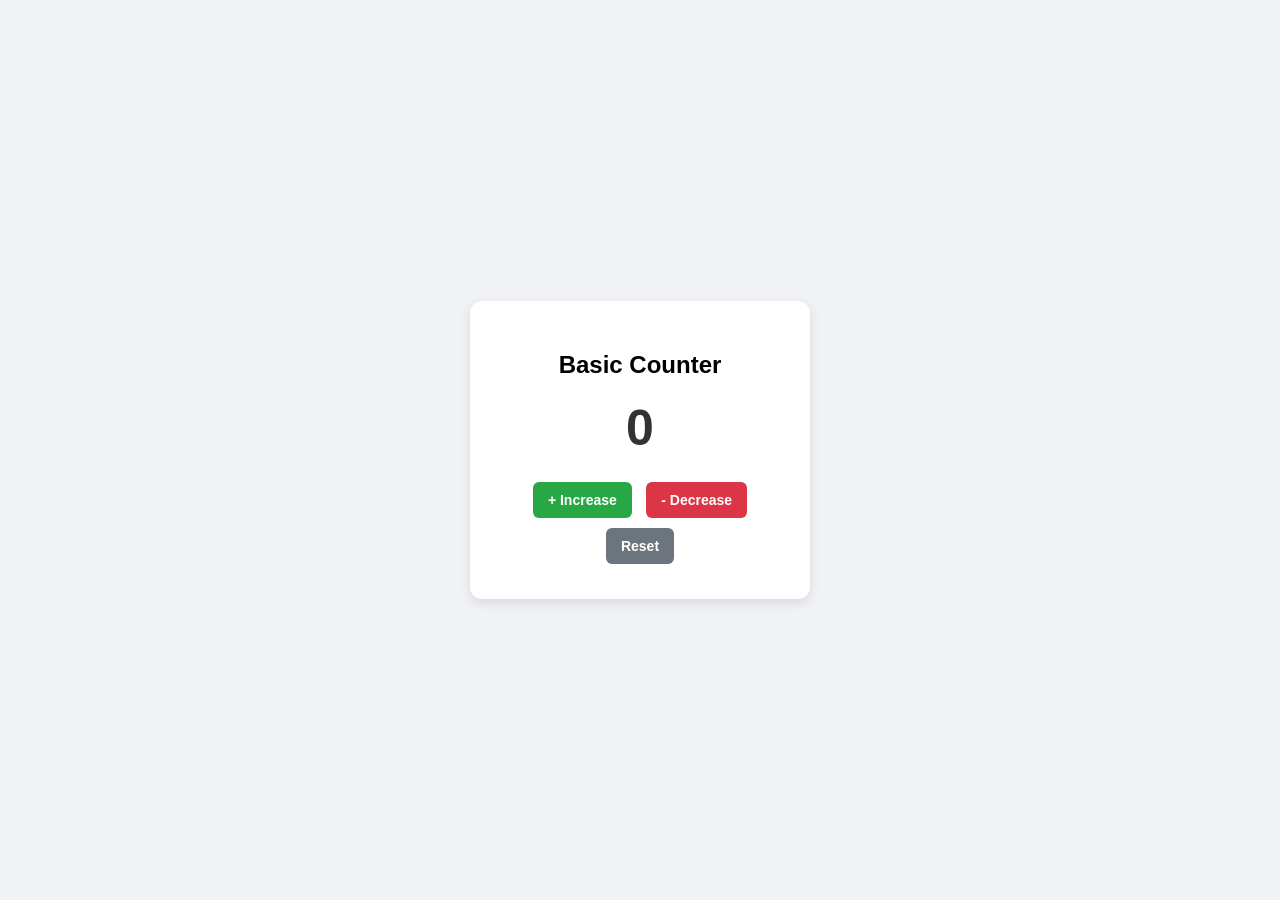
<file: project3/index.html>
<!DOCTYPE html>
<html lang="en">
    <head>
        <meta charset="UTF-8">
        <title>Basic Counter</title>
        <link rel="stylesheet" href="style.css">
    </head>
    <body>

        <div class="card">
            <h2>Basic Counter</h2>
            <h1 id="count-val">0</h1>

            <div class="button-group">
                <button id="inc-btn">+ Increase</button>
                <button id="dec-btn">- Decrease</button>
                <button id="reset-btn">Reset</button>
            </div>
        </div>
        <script src="script.js"></script>
    </body>
</html>
</file>
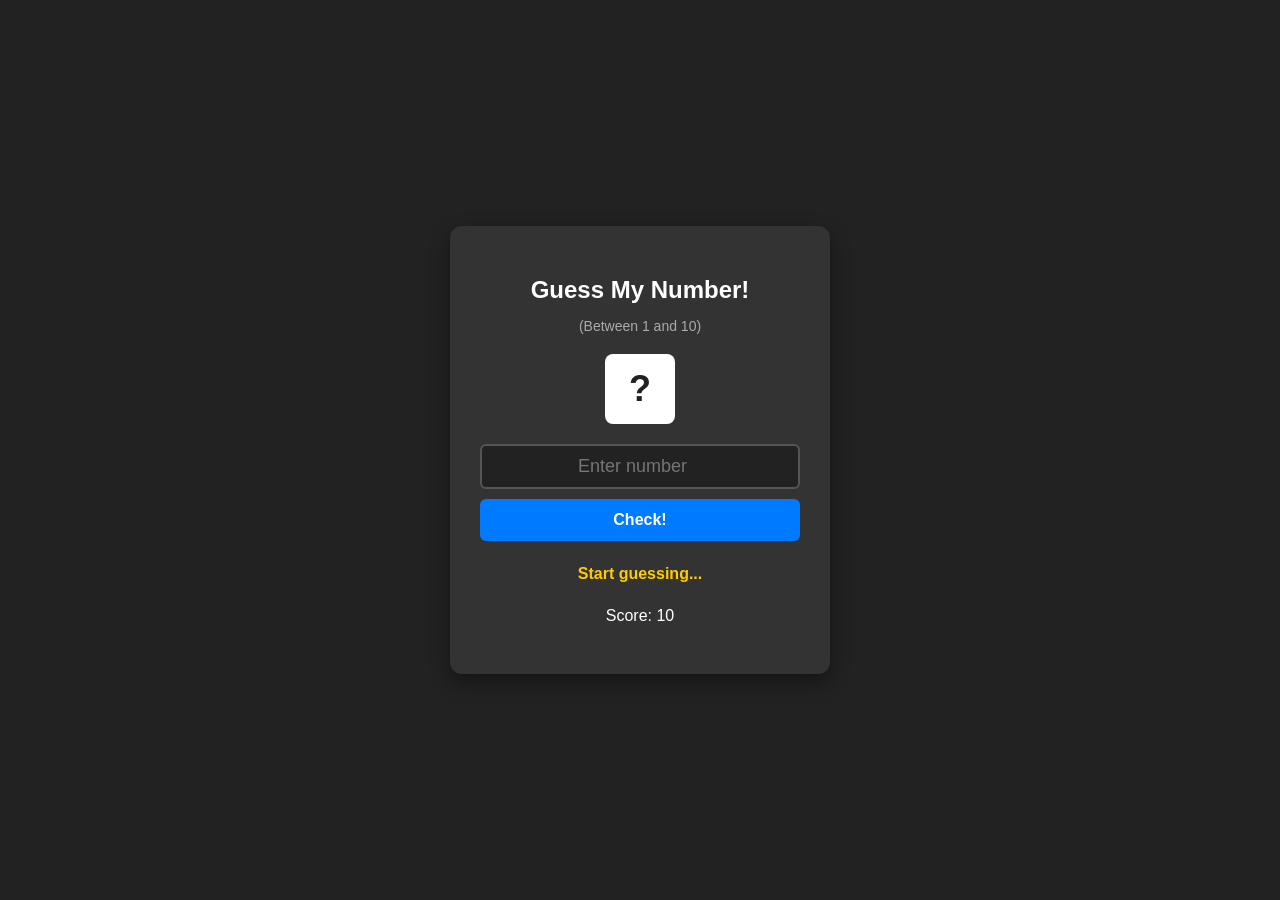
<file: Project4/index.html>
<!DOCTYPE html>
<html lang="en">
    <head>
        <meta charset="UTF-8">
        <meta name="viewport" content="width=device-width, initial-scale=1.0">
        <title>Guess My Number!</title>
        <link rel="stylesheet" href="style.css">
    </head>
    <body>

        <div class="game-container">

            <h1>Guess My Number!</h1>
            <p class="subtitle">(Between 1 and 10)</p>

            <!-- Secret Number Box -->
            <div id="number-box" class="number">?</div>

            <div class="input-section">
                <!-- User Input -->
                <input type="number" id="guess-input" placeholder="Enter number"
                    min="1" max="20">

                <!-- Check Button -->
                <button id="check-btn">Check!</button>
            </div>

            <div class="status-section">
                <!-- Message Output (Too High, Too Low, Correct, etc.) -->
                <p id="message">Start guessing...</p>

                <!-- Score Display -->
                <p>Score: <span id="score">10</span></p>
            </div>
        </div>
        <script src="script.js"></script>
    </body>
</html>
</file>
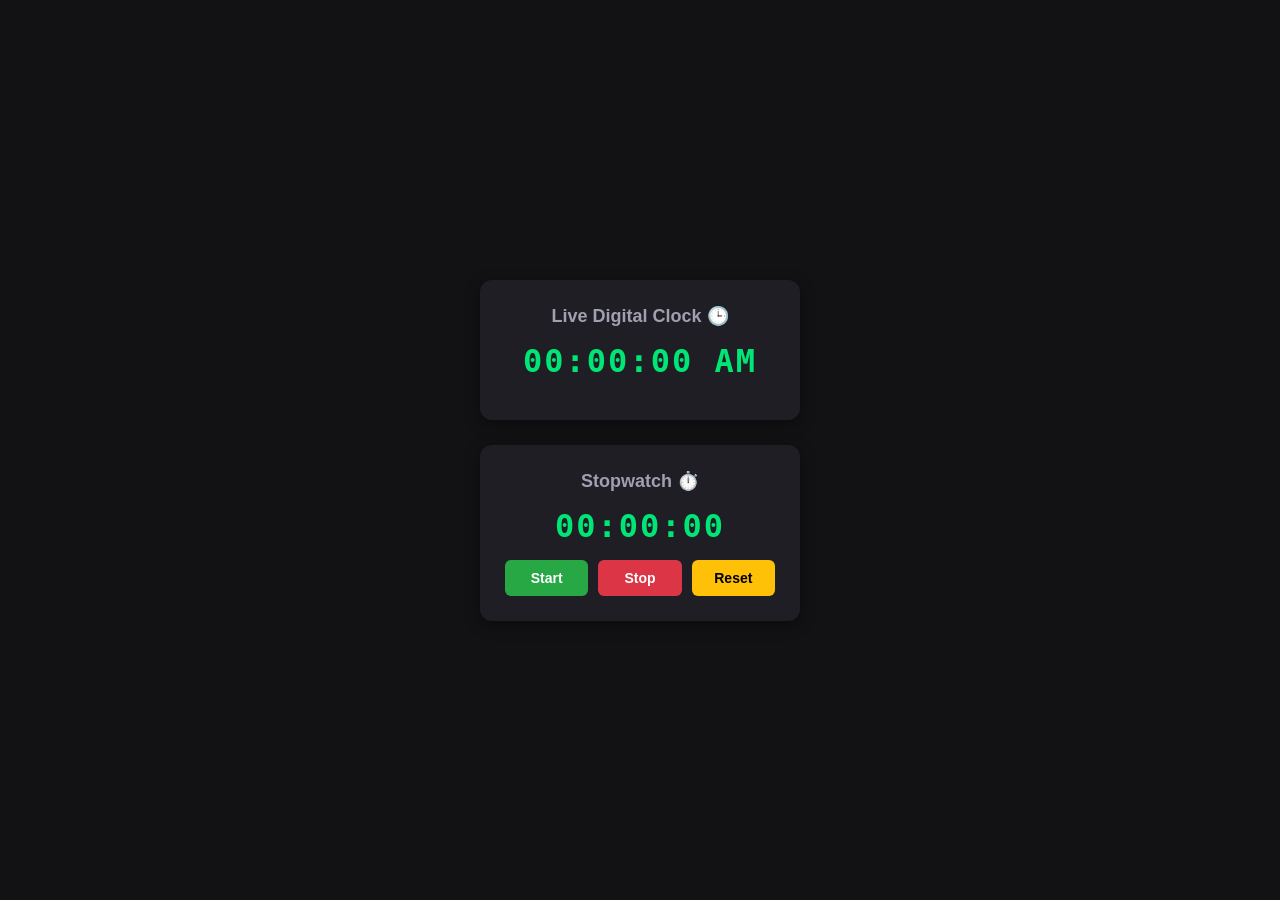
<file: Project6/index.html>
<!DOCTYPE html>
<html lang="en">
<head>
  <meta charset="UTF-8">
  <meta name="viewport" content="width=device-width, initial-scale=1.0">
  <title>Digital Clock & Stopwatch</title>
  <link rel="stylesheet" href="style.css">
</head>
<body>

  <div class="container">
    <!-- Live Digital Clock Section -->
    <div class="clock-card">
      <h2>Live Digital Clock 🕒</h2>
      <div id="clock">00:00:00 AM</div>
    </div>

    <!-- Stopwatch Section -->
    <div class="stopwatch-card">
      <h2>Stopwatch ⏱️</h2>
      <div id="stopwatch">00:00:00</div>
      
      <div class="controls">
        <button id="start-btn">Start</button>
        <button id="stop-btn">Stop</button>
        <button id="reset-btn">Reset</button>
      </div>
    </div>
  </div>

  <script src="script.js"></script>
</body>
</file>
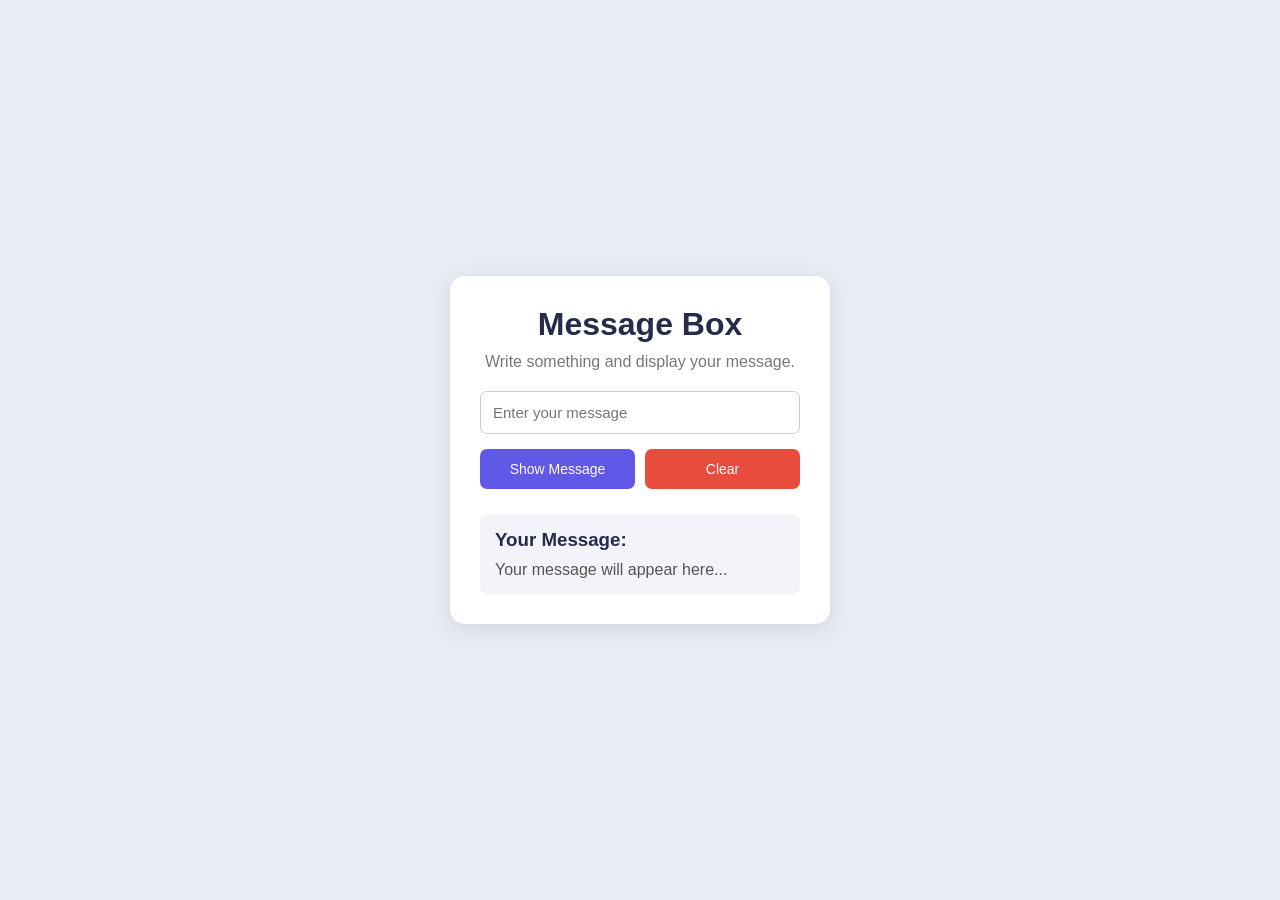
<file: Project7/index.html>
<!DOCTYPE html>
<html lang="en">
<head>
    <meta charset="UTF-8">
    <meta name="viewport" content="width=device-width, initial-scale=1.0">
    <title>Message Box</title>
    <link rel="stylesheet" href="style.css">
</head>
<body>

    <div class="container">

        <h1>Message Box</h1>
        <p>Write something and display your message.</p>

        <input type="text" id="userInput" placeholder="Enter your message">

        <div class="buttons">
            <button id="showBtn">Show Message</button>
            <button id="clearBtn">Clear</button>
        </div>

        <div class="output">
            <h3>Your Message:</h3>
            <p id="message">Your message will appear here...</p>
        </div>

    </div>

    <script >
        let show=document.querySelector("#showBtn");
        let mass_box=document.querySelector(".output");
        let mass=document.querySelector("#userInput");
        
        let massage=document.createElement("h3")
        
        show.addEventListener("click",function(){
            document.querySelector("#message").textContent=mass.value
            mass.value=""

            
        })
        let clear=document.querySelector("#clearBtn");
        clear.addEventListener("click",function(){
            mass.innerText=""
            document.querySelector("#message").textContent=""
            mass.value=""
        })
        
    </script>
</body>
</html>
</file>
<file: project3/style.css>
body {
  font-family: Arial, sans-serif;
  background-color: #f0f2f5;
  display: flex;
  justify-content: center;
  align-items: center;
  height: 100vh;
  margin: 0;
}
.card {
  background: #ffffff;
  padding: 30px;
  border-radius: 12px;
  box-shadow: 0 4px 12px rgba(0, 0, 0, 0.1);
  text-align: center;
  width: 280px;
}
h1 {
  font-size: 50px;
  color: #333333;
  margin: 20px 0;
}
button {
  padding: 10px 15px;
  font-size: 14px;
  margin: 5px;
  border: none;
  border-radius: 6px;
  cursor: pointer;
  font-weight: bold;
}
#inc-btn {
  background-color: #28a745;
  color: white;
}
#dec-btn {
  background-color: #dc3545;
  color: white;
}
#reset-btn {
  background-color: #6c757d;
  color: white;
}
</file>
<file: Project4/style.css>
body {
  font-family: Arial, sans-serif;
  background-color: #222222;
  color: #ffffff;
  display: flex;
  justify-content: center;
  align-items: center;
  min-height: 100vh;
  margin: 0;
}
.game-container {
  background-color: #333333;
  padding: 30px;
  border-radius: 12px;
  text-align: center;
  width: 320px;
  box-shadow: 0 8px 20px rgba(0, 0, 0, 0.4);
  position: relative;
}
#again-btn {
  position: absolute;
  top: 15px;
  right: 15px;
  padding: 8px 12px;
  font-size: 12px;
  background-color: #ffffff;
  color: #222222;
  border: none;
  border-radius: 4px;
  cursor: pointer;
  font-weight: bold;
}
h1 {
  font-size: 24px;
  margin-top: 20px;
  margin-bottom: 5px;
}
.subtitle {
  font-size: 14px;
  color: #aaa;
  margin-bottom: 20px;
}
.number {
  background-color: #ffffff;
  color: #222222;
  font-size: 36px;
  font-weight: bold;
  width: 70px;
  height: 70px;
  line-height: 70px;
  margin: 0 auto 20px auto;
  border-radius: 8px;
}
.input-section {
  display: flex;
  flex-direction: column;
  gap: 10px;
  margin-bottom: 20px;
}
input[type="number"] {
  padding: 10px;
  font-size: 18px;
  text-align: center;
  border: 2px solid #555;
  border-radius: 6px;
  background-color: #222;
  color: #fff;
  outline: none;
}
#check-btn {
  padding: 12px;
  font-size: 16px;
  font-weight: bold;
  background-color: #007bff;
  color: white;
  border: none;
  border-radius: 6px;
  cursor: pointer;
}
#check-btn:hover {
  background-color: #0056b3;
}
.status-section {
  font-size: 16px;
  line-height: 1.6;
}
#message {
  font-weight: bold;
  color: #ffcc00;
}
</file>
<file: Project6/style.css>
body {
  font-family: "Segoe UI", Tahoma, Geneva, Verdana, sans-serif;
  background-color: #121214;
  color: #ffffff;
  display: flex;
  justify-content: center;
  align-items: center;
  min-height: 100vh;
  margin: 0;
}
.container {
  display: flex;
  flex-direction: column;
  gap: 25px;
  width: 320px;
}
.clock-card,
.stopwatch-card {
  background-color: #1e1e24;
  padding: 25px;
  border-radius: 12px;
  text-align: center;
  box-shadow: 0 4px 15px rgba(0, 0, 0, 0.4);
}
h2 {
  font-size: 18px;
  margin-top: 0;
  color: #a0a0b0;
}
#clock,
#stopwatch {
  font-size: 32px;
  font-weight: bold;
  letter-spacing: 2px;
  color: #00e676;
  margin: 15px 0;
  font-family: monospace;
}
.controls {
  display: flex;
  justify-content: space-between;
  gap: 10px;
}
button {
  flex: 1;
  padding: 10px;
  font-size: 14px;
  font-weight: bold;
  border: none;
  border-radius: 6px;
  cursor: pointer;
  transition: opacity 0.2s;
}
button:hover {
  opacity: 0.85;
}
#start-btn {
  background-color: #28a745;
  color: white;
}
#stop-btn {
  background-color: #dc3545;
  color: white;
}
#reset-btn {
  background-color: #ffc107;
  color: black;
}
</file>
<file: Project7/style.css>
* {
    margin: 0;
    padding: 0;
    box-sizing: border-box;
}

body {
    height: 100vh;
    display: flex;
    justify-content: center;
    align-items: center;
    background: #e9ecf5;
    font-family: Arial, sans-serif;
}

.container {
    width: 380px;
    padding: 30px;
    background: white;
    border-radius: 15px;
    box-shadow: 0 5px 25px rgba(0, 0, 0, 0.1);
    text-align: center;
}

h1 {
    margin-bottom: 10px;
    color: #252b48;
}

.container p {
    color: #777;
    margin-bottom: 20px;
}

input {
    width: 100%;
    padding: 12px;
    border: 1px solid #ccc;
    border-radius: 7px;
    outline: none;
    font-size: 15px;
}

input:focus {
    border-color: #6258e8;
}

.buttons {
    display: flex;
    gap: 10px;
    margin-top: 15px;
}

button {
    flex: 1;
    padding: 12px;
    border: none;
    border-radius: 7px;
    background: #6258e8;
    color: white;
    cursor: pointer;
    font-size: 14px;
}

button:hover {
    background: #483ed0;
}

#clearBtn {
    background: #e74c3c;
}

#clearBtn:hover {
    background: #c0392b;
}

.output {
    margin-top: 25px;
    padding: 15px;
    background: #f3f3fa;
    border-radius: 8px;
    text-align: left;
    overflow-wrap: anywhere;
}

.output h3 {
    margin-bottom: 10px;
    color: #252b48;
}

#message {
    color: #555;
    margin: 0;
}
</file>
